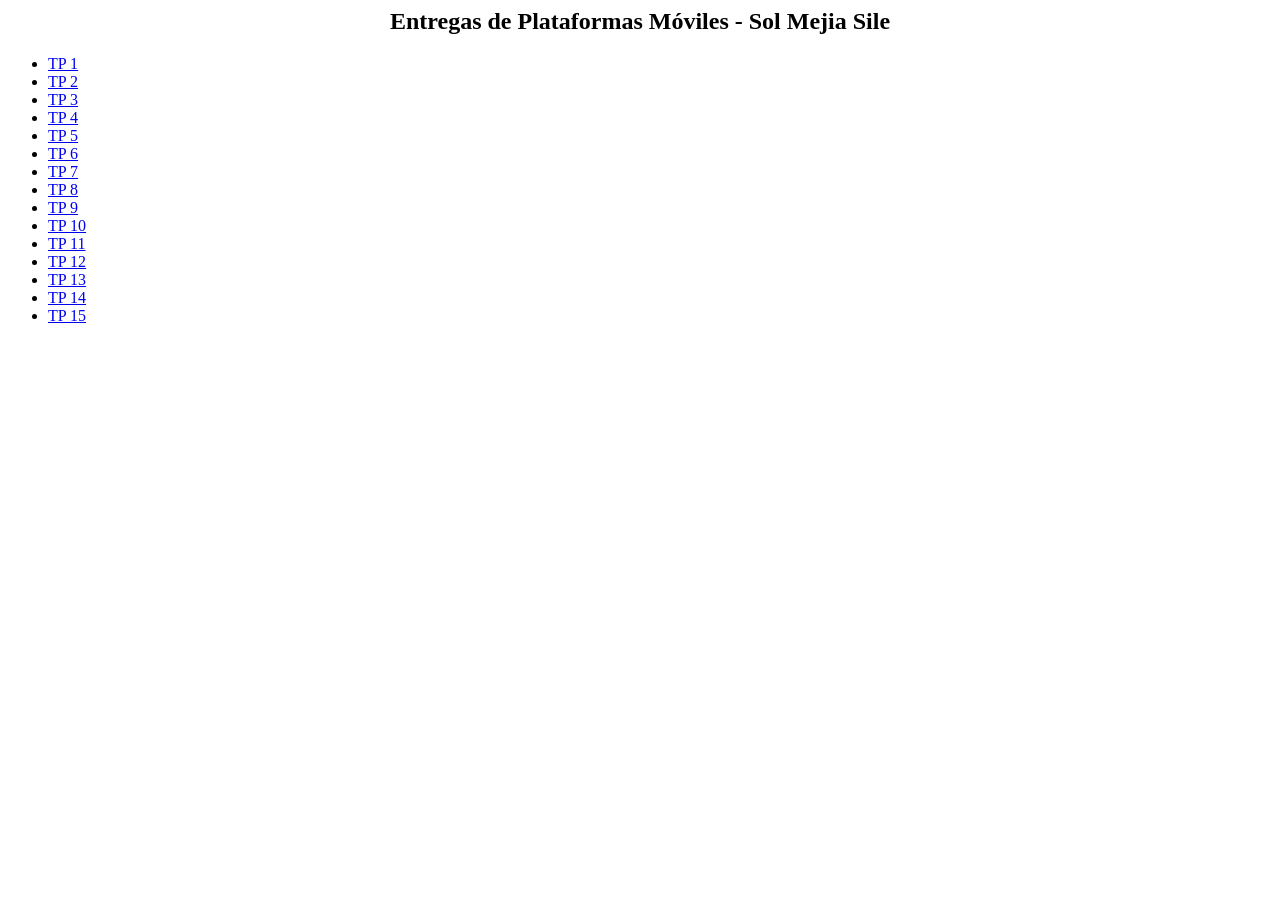
<file: index.html>
<html>
  <head>
  </head>
  <body>
    <style>
      h2{text-align: center;}
    </style>

    <h2>Entregas de Plataformas Móviles - Sol Mejia Sile</h2>
    <ul>
      <li><a href="tp-1/index.html">TP 1</a></li>
      <li><a href="tp-2/index.html">TP 2</a></li>
      <li><a href="tp-3/index.html">TP 3</a></li>
      <li><a href="tp-4/index.html">TP 4</a></li>
      <li><a href="tp-5/index.html">TP 5</a></li>
      <li><a href="tp-6/index.html">TP 6</a></li>
      <li><a href="tp-7/index.html">TP 7</a></li>
      <li><a href="tp-8/index.html">TP 8</a></li>
      <li><a href="tp-9/index.html">TP 9</a></li>
      <li><a href="tp-10/index.html">TP 10</a></li>
      <li><a href="tp-11/index.html">TP 11</a></li>
      <li><a href="tp-12/index.html">TP 12</a></li>
      <li><a href="tp-13/index.html">TP 13</a></li>
      <li><a href="tp-14/index.html">TP 14</a></li>
      <li><a href="tp-15/index.html">TP 15</a></li>
    </ul>
  </body>
</html>
</file>
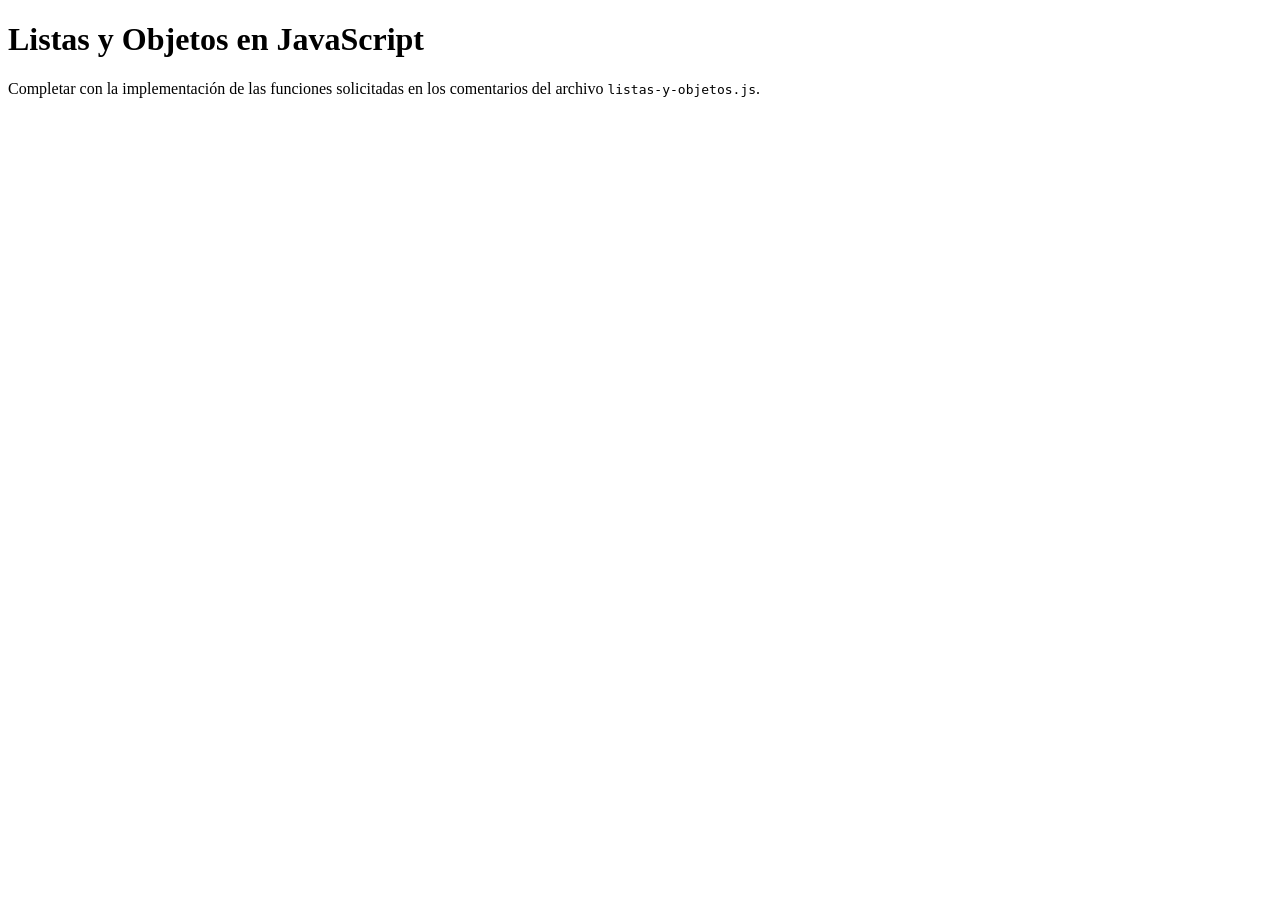
<file: tp-10/index.html>
<!DOCTYPE html>
<html>
<head>
    <meta charset="utf-8">
    <meta name="viewport" content="width=device-width, initial-scale=1">
    <title>Listas y Objetos en JavaScript</title>
</head>
<body>
    <h1>Listas y Objetos en JavaScript</h1>
    <p>Completar con la implementación de las funciones solicitadas en los comentarios del archivo <code>listas-y-objetos.js</code>.</p>
    <script src="listas-y-objetos.js"></script>
</body>
</html>
</file>
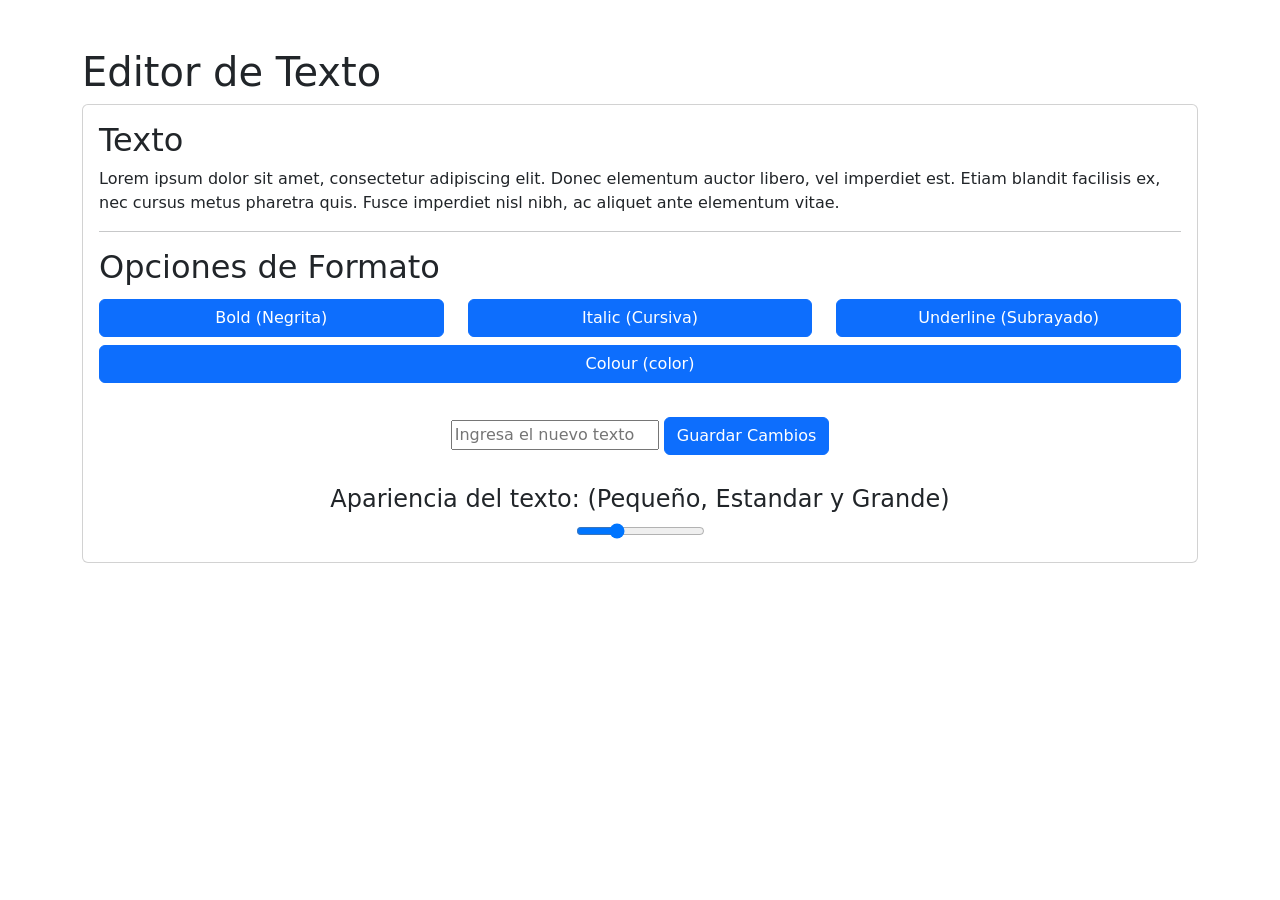
<file: tp-11/index.html>
<!DOCTYPE html>
<html>
<head>
    <meta charset="utf-8">
    <meta name="viewport" content="width=device-width, initial-scale=1">
    <title>Editor de Texto - DOM y JavaScript</title>
    <link href="https://cdn.jsdelivr.net/npm/bootstrap@5.3.1/dist/css/bootstrap.min.css" rel="stylesheet" integrity="sha384-4bw+/aepP/YC94hEpVNVgiZdgIC5+VKNBQNGCHeKRQN+PtmoHDEXuppvnDJzQIu9" crossorigin="anonymous">
</head>
<body>
    <div class="container my-1 my-sm-2 my-md-4 my-lg-5">
        <h1>Editor de Texto</h1>
        <div class="card">
            <div class="card-body">
                <h2>Texto</h2>

                <p class="texto" id="texto">Lorem ipsum dolor sit amet, consectetur adipiscing elit. Donec elementum auctor libero, vel imperdiet est. Etiam blandit facilisis ex, nec cursus metus pharetra quis. Fusce imperdiet nisl nibh, ac aliquet ante elementum vitae.</p>

                <hr class="hr">

                <h2>Opciones de Formato</h2>
                <div class="row">
                    <div class="col-12 col-md-4 my-1">
                        <button id="btn-negrita" class="btn d-block w-100 btn-primary" data-formato="negrita">
                            Bold (Negrita)
                        </button>
                    </div>
                    <div class="col-12 col-md-4 my-1">
                        <button id="btn-cursiva" class="btn d-block w-100 btn-primary" data-formato="cursiva">
                            Italic (Cursiva)
                        </button>
                    </div>
                    <div class="col-12 col-md-4 my-1">
                        <button id="btn-subrayado" class="btn d-block w-100 btn-primary" data-formato="subrayado">
                            Underline (Subrayado)
                        </button>
                    </div>
                    <div class="col-12 col-md-12 my-1">
                        <button id="btn-color" class="btn d-block w-100 btn-primary" data-formato="Color">
                            Colour (color)
                        </button>
                    </div>
                    <div style="text-align: center; margin-top: 30px;">
                        <input type="text" id="nuevoTextoInput" placeholder="Ingresa el nuevo texto">
                        <button class="btn btn-primary" onclick="editarTexto()" data-formato="nuevoTexto">Guardar Cambios</button>
                    </div>
                    <div> 
                        <p class="h4" style="text-align: center; margin-top: 30px;">Apariencia del texto: (Pequeño, Estandar y Grande)</p>
                        <div style="text-align: center;">
                            <input type="range" id="tamanioTextoInput" min="10" max="30" value="16" onchange="modificarTexto()">
                        </div>
                    </div>
                </div>
            </div>
        </div>
    </div>

    <script src="https://cdn.jsdelivr.net/npm/bootstrap@5.3.1/dist/js/bootstrap.bundle.min.js" integrity="sha384-HwwvtgBNo3bZJJLYd8oVXjrBZt8cqVSpeBNS5n7C8IVInixGAoxmnlMuBnhbgrkm" crossorigin="anonymous"></script>
    <script type="text/javascript">
        /**
         * funcionNegrita()
         * esta función se va a llamar cuando el usuario selecciona la opción Bold (negrita).
         */
        function funcionNegrita() {
            let negrita = document.getElementById("btn-negrita");
            negrita.style.fontWeight="bold";
            negrita.innerText="Estoy en negritaa";
        }

        /**
         * funcionCursiva()
         * esta función se va a llamar cuando el usuario selecciona la opción Bold (negrita).
         */
        function funcionCursiva() {
            let cursiva = document.getElementById("btn-cursiva");
            cursiva.style.fontStyle="italic";
            cursiva.innerText="Estoy en cursivaa";
        }

        /**
         * funcionSubrayado()
         * esta función se va a llamar cuando el usuario selecciona la opción Bold (negrita).
         */
        function funcionSubrayado() {
            let subrayado = document.getElementById("btn-subrayado");
            subrayado.style.textDecoration="underline";
            subrayado.innerText="Estoy subrayadoo";
        }

        /*Agregar un nuevo botón con un estilo adicional (puede ser para aplicar un color al texto, por ejemplo)
        */
        function funcionColor() {
            let colorear = document.getElementById("btn-color");
            colorear.style.color="black";
            colorear.style.backgroundColor="lightblue";
            colorear.innerText="Estoy de otro colorr";
        }

        //Agregar la posibilidad de editar el texto, con un input para escribir un nuevo texto.
        function editarTexto() {
            let nuevoTexto = document.getElementById("nuevoTextoInput").value;
            document.getElementById("texto").innerText = nuevoTexto;
        }

        //Agregar la funcionalidad de modificar el tamaño del texto.
        function modificarTexto(){
            let tamanio = document.getElementById("tamanioTextoInput").value;
            document.getElementById("texto").style.fontSize = tamanio + "px";
        }

        function handlerBoton(e) {
            const funcionBoton = e.target.dataset.formato;
            switch (funcionBoton) {
                case 'negrita':
                    funcionNegrita();
                    break;
                case 'cursiva':
                    funcionCursiva();
                    break;
                case 'subrayado':
                    funcionSubrayado();
                    break;
                case 'Color':
                    funcionColor();
                case 'nuevoTexto':
                    editarTexto();
            }
        }

        modificarTexto();
        document.querySelectorAll('button.btn').forEach(e => e.addEventListener('click', handlerBoton));
        
    </script>
</body>
</html>
</file>
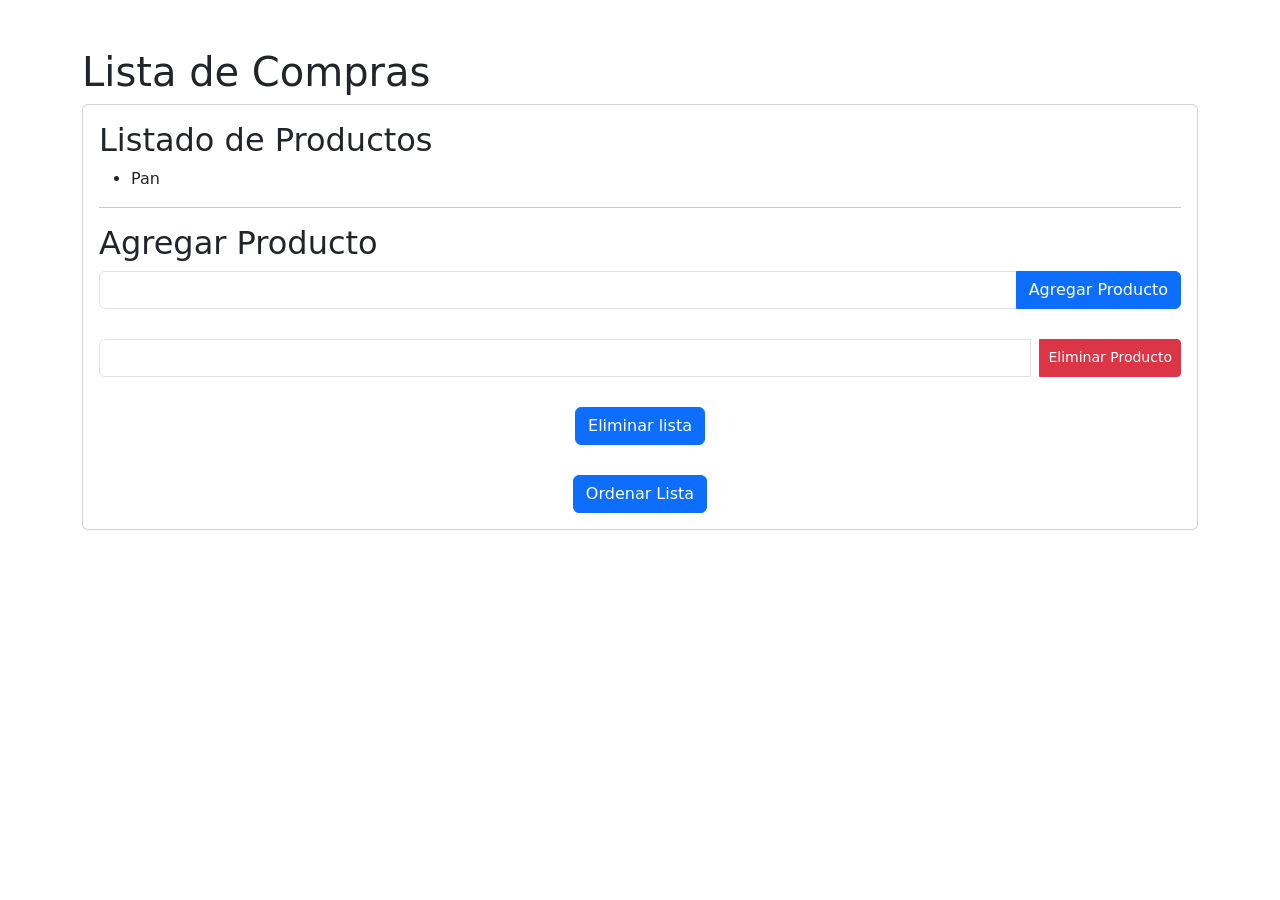
<file: tp-12/index.html>
<!DOCTYPE html>
<html>
<head>
    <meta charset="utf-8">
    <meta name="viewport" content="width=device-width, initial-scale=1">
    <title>Lista de Compras - DOM y JavaScript</title>
    <link href="https://cdn.jsdelivr.net/npm/bootstrap@5.3.1/dist/css/bootstrap.min.css" rel="stylesheet" integrity="sha384-4bw+/aepP/YC94hEpVNVgiZdgIC5+VKNBQNGCHeKRQN+PtmoHDEXuppvnDJzQIu9" crossorigin="anonymous">
</head>
<body>
    <div class="container my-1 my-sm-2 my-md-4 my-lg-5">
        <h1>Lista de Compras</h1>
        <div class="card">
            <div class="card-body">
                <h2>Listado de Productos</h2>
                
                <ul id="lista-productos">
                    <li>Pan</li>
                </ul>

                <hr class="hr">

                <h2>Agregar Producto</h2>
                <form id="form-producto">
                    <div class="input-group mb-3">
                        <input type="text" class="form-control" aria-label="Nombre del Producto">
                        <button class="btn btn-primary" type="submit">Agregar Producto</button>
                    </div>
                </form>

                <div class="input-group mb-3" style="margin-top: 30px;">
                    <input type="text" class="form-control" aria-label="Nombre del Producto" id="eliminar-producto-input">
                    <button class="btn btn-danger btn-sm ms-2" id="eliminar-producto" onclick="eliminarProducto()">Eliminar Producto</button>
                </div>

                <div style="text-align: center; margin-top: 30px;">
                    <button class="btn btn-primary" id="eliminar" onclick="eliminarLista()">Eliminar lista</button>
                </div>

                <div style="text-align: center; margin-top: 30px;">
                    <button class="btn btn-primary" id="ordenar" onclick="OrdenarAlfa()">Ordenar Lista</button>
                </div>
            </div>
        </div>
    </div>

    <script src="https://cdn.jsdelivr.net/npm/bootstrap@5.3.1/dist/js/bootstrap.bundle.min.js" integrity="sha384-HwwvtgBNo3bZJJLYd8oVXjrBZt8cqVSpeBNS5n7C8IVInixGAoxmnlMuBnhbgrkm" crossorigin="anonymous"></script>
    <script type="text/javascript">
        /**
         * agregarProducto()
         * esta función se va a llamar cuando el usuario envía el formulario con el nombre del producto para agregar.
         */
        function agregarProducto(nombreProducto) {
            let lista = document.getElementById("lista-productos")
            let elemento = document.createElement('li');
            elemento.textContent=nombreProducto;
            lista.appendChild(elemento);
        }

        function eliminarLista() {
            const listaProductos = document.getElementById('lista-productos');
            listaProductos.innerHTML = "";
        }

        function OrdenarAlfa(){
            let ul = document.getElementById("lista-productos");    
           
            let lista = ul.getElementsByTagName("li");

            let arrayLista = Array.from(lista);
            arrayLista.sort((a, b) => a.textContent.localeCompare(b.textContent)).forEach(li => ul.appendChild(li));
        }

        function eliminarProducto() {
            const input = document.getElementById("eliminar-producto-input");
            const nombreProducto = input.value.toLowerCase().trim();
            const lista = document.getElementById("lista-productos");
            const items = lista.getElementsByTagName('li');

            for (let i = 0; i < items.length; i++) {
                const nombreItem = items[i].textContent.toLowerCase().trim();
                if (nombreItem === nombreProducto) {
                    lista.removeChild(items[i]);
                    break;
                }
            }
        }
        function handlerFormulario(e) {
            e.preventDefault();
            const input = e.target.querySelector('input');
            const nombreProducto = input.value;
            input.value = "";
            agregarProducto(nombreProducto);
        }

        document.querySelector('form').addEventListener('submit', handlerFormulario);
        document.getElementById('eliminar-producto').addEventListener('click', eliminarProducto);
        document.getElementById('eliminar').addEventListener('click', eliminarLista);
        document.getElementById('ordenar').addEventListener('click', OrdenarAlfa);

    </script>
</body>
</html>
</file>
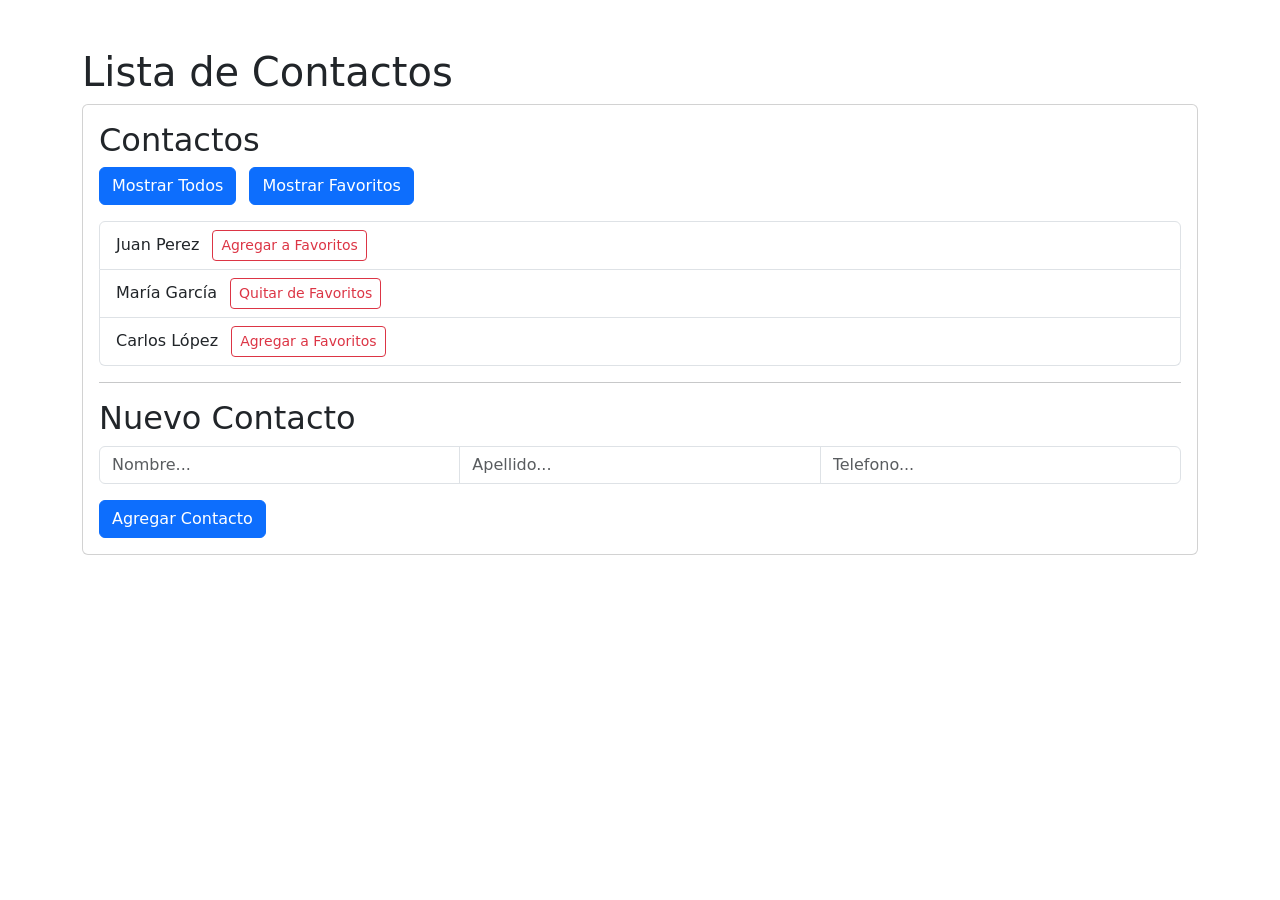
<file: tp-13/index.html>
<!DOCTYPE html>
<html>
<head>
    <meta charset="utf-8">
    <meta name="viewport" content="width=device-width, initial-scale=1">
    <title>Lista de Contactos - DOM y JavaScript</title>
    <link href="https://cdn.jsdelivr.net/npm/bootstrap@5.3.1/dist/css/bootstrap.min.css" rel="stylesheet" integrity="sha384-4bw+/aepP/YC94hEpVNVgiZdgIC5+VKNBQNGCHeKRQN+PtmoHDEXuppvnDJzQIu9" crossorigin="anonymous">
</head>
<body>
    <div class="container my-1 my-sm-2 my-md-4 my-lg-5">
        <h1>Lista de Contactos</h1>
        <div class="card">
            <div class="card-body">
                <h2>Contactos</h2>

                <div>
                    <button class="btn btn-primary mb-3" id="btnMostrarTodos">Mostrar Todos</button>
                    <button class="btn btn-primary mb-3 ms-2" id="btnMostrarFavoritos">Mostrar Favoritos</button>
                </div>

                <ul id="lista-contactos" class="list-group"></ul>

                <hr class="hr">

                <h2>Nuevo Contacto</h2>
                <form id="form-contacto">
                    <div class="input-group mb-3">
                        <input type="text" class="form-control" name="nombre" id="input-nombre" placeholder="Nombre..." aria-label="Nombre">
                        <input type="text" class="form-control" name="apellido" id="input-apellido" placeholder="Apellido..." aria-label="Apellido">
                        <input type="number" class="form-control" name="telefono" id="input-telefono" placeholder="Telefono..." aria-label="Telefono">
                    </div>
                    <button class="btn btn-primary" type="submit">Agregar Contacto</button>
                </form>
            </div>
        </div>
    </div>

    <script src="https://cdn.jsdelivr.net/npm/bootstrap@5.3.1/dist/js/bootstrap.bundle.min.js" integrity="sha384-HwwvtgBNo3bZJJLYd8oVXjrBZt8cqVSpeBNS5n7C8IVInixGAoxmnlMuBnhbgrkm" crossorigin="anonymous"></script>
    <script type="text/javascript">
        let contactos = [
            { nombre: 'Juan', apellido: 'Perez', telefono: "", favorito: false },
            { nombre: 'María', apellido: 'García', telefono: "", favorito: true },
            { nombre: 'Carlos', apellido: 'López', telefono: "", favorito: false }
        ];

        const listaContactos = document.getElementById('lista-contactos');
        const formContacto = document.getElementById('form-contacto');
        const btnMostrarTodos = document.getElementById('btnMostrarTodos');
        const btnMostrarFavoritos = document.getElementById('btnMostrarFavoritos');

        // Función para agregar un nuevo contacto
        function agregarContacto(nombre, apellido, telefono) {
            const nuevoContacto = { nombre, apellido, telefono, favorito: false };
            contactos.push(nuevoContacto);
            mostrarListado();
        }

        // Función para mostrar la lista de contactos en el DOM
        function mostrarListado() {
            listaContactos.innerHTML = '';

            contactos.forEach((contacto, index) => {
                const li = document.createElement('li');
                li.className = 'list-group-item';

                const contenido = `
                    <span>${contacto.nombre} ${contacto.apellido} ${contacto.telefono}</span>
                    <button class="btn btn-outline-danger btn-sm ms-2" onclick="toggleFavorito(${index})">
                        ${contacto.favorito ? 'Quitar de Favoritos' : 'Agregar a Favoritos'}
                    </button>
                `;

                li.innerHTML = contenido;
                listaContactos.appendChild(li);
            });
        }

        // Función para cambiar el estado de favorito de un contacto
        function toggleFavorito(index) {
            contactos[index].favorito = !contactos[index].favorito;
            mostrarListado();
        }

        // Función para mostrar solo los contactos favoritos
        function mostrarSoloFavoritos() {
            const favoritos = contactos.filter(contacto => contacto.favorito);
            listaContactos.innerHTML = '';

            favoritos.forEach(contacto => {
                const li = document.createElement('li');
                li.className = 'list-group-item';
                li.textContent = `${contacto.nombre} ${contacto.apellido} ${contacto.telefono}`;
                listaContactos.appendChild(li);
            });
        }

        // Evento para el formulario de agregar contacto
        formContacto.addEventListener('submit', function(event) {
            event.preventDefault();
            const nombre = document.getElementById('input-nombre').value;
            const apellido = document.getElementById('input-apellido').value;
            const telefono = document.getElementById('input-telefono').value;
            agregarContacto(nombre, apellido, telefono);
            formContacto.reset();
        });

        // Eventos para mostrar todos los contactos y solo los favoritos
        btnMostrarTodos.addEventListener('click', mostrarListado);
        btnMostrarFavoritos.addEventListener('click', mostrarSoloFavoritos);

        // Mostrar lista inicial al cargar la página
        mostrarListado();
    </script>
</body>
</html>
</file>
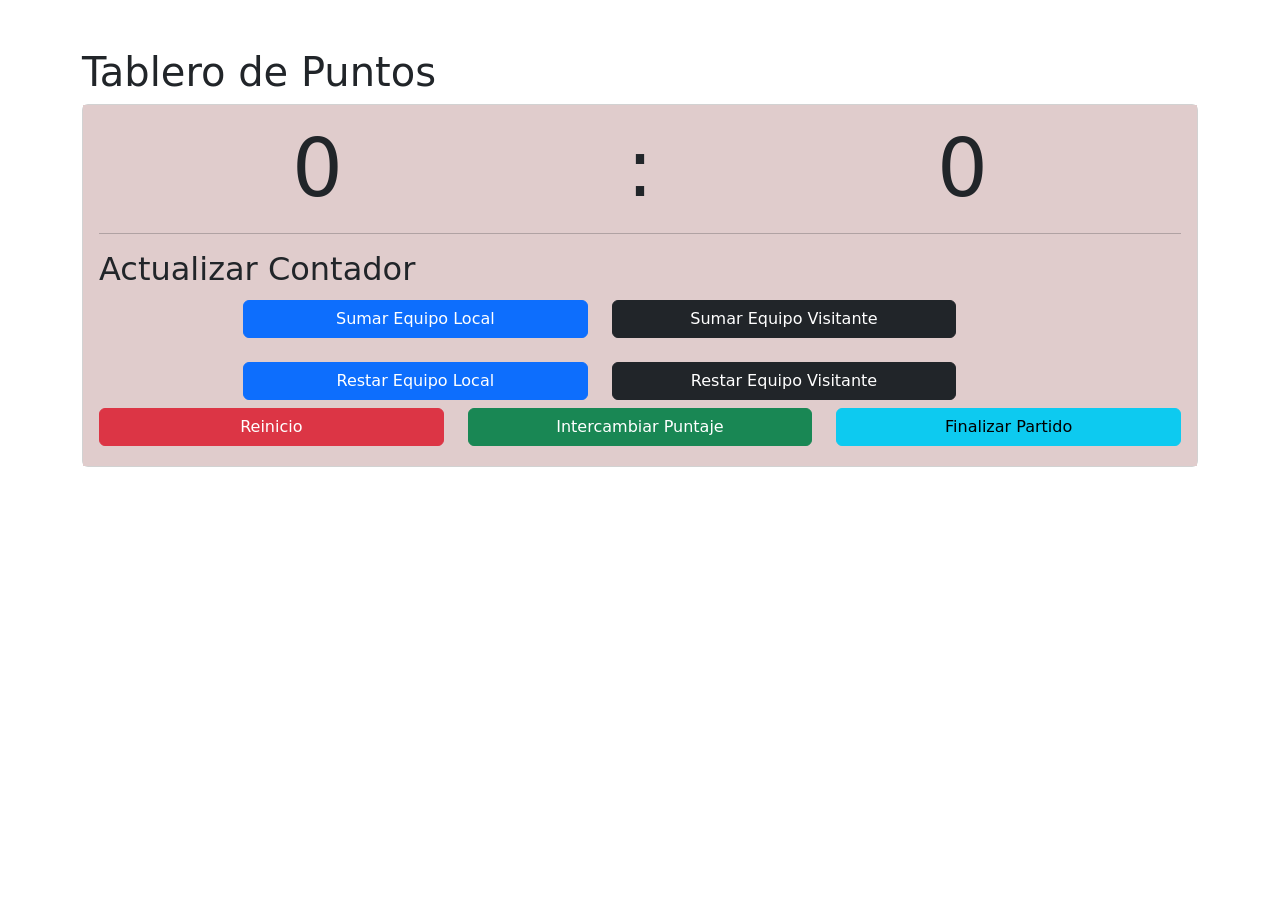
<file: tp-14/index.html>
<!DOCTYPE html>
<html>
<head>
    <meta charset="utf-8">
    <meta name="viewport" content="width=device-width, initial-scale=1">
    <title>Tablero de Puntos - DOM y JavaScript</title>
    <link href="https://cdn.jsdelivr.net/npm/bootstrap@5.3.1/dist/css/bootstrap.min.css" rel="stylesheet" integrity="sha384-4bw+/aepP/YC94hEpVNVgiZdgIC5+VKNBQNGCHeKRQN+PtmoHDEXuppvnDJzQIu9" crossorigin="anonymous">
</head>
<body>
    <div class="container my-1 my-sm-2 my-md-4 my-lg-5">
    	<h1>Tablero de Puntos</h1>
        <div class="card">
            <div class="card-body" style="background-color: rgb(224, 204, 204);">
                <div class="row text-center">
                    <div class="col-5">
                        <span class="display-1">0</span>
                        <p class="m-0">Local</p>
                    </div>
                    <div class="col-2">
                        <span class="display-1">:</span>
                    </div>
                    <div class="col-5">
                        <span class="display-1">0</span>
                        <p class="m-0">Visitante</p>
                    </div>
                </div>

                <hr class="hr">

                <h2>Actualizar Contador</h2>
                <div class="row">
                    <div class="col-12 col-sm-4 my-1" style="margin-left: 9em">
                        <button class="btn d-block w-100 btn-primary" id="sumar-local">Sumar Equipo Local</button> <br>
                        <button class="btn d-block w-100 btn-primary" id="restar-local">Restar Equipo Local</button>
                    </div>
                    <div class="col-12 col-sm-4 my-1">
                        <button class="btn d-block w-100 btn-dark" id="sumar-visit">Sumar Equipo Visitante</button> <br>
                        <button class="btn d-block w-100 btn-dark" id="restar-visit">Restar Equipo Visitante</button>
                    </div>
                    <div class="col-12 col-sm-4 my-1">   
                        <button class="btn d-block w-100 btn-danger" id="resetear">
                            Reinicio
                        </button>
                    </div>
                    <div class="col-12 col-sm-4 my-1" id="inter"> 
                        <button class="btn d-block w-100 btn-success" id="exchange">
                            Intercambiar Puntaje
                        </button>
                    </div>
                    <div class="col-12 col-sm-4 my-1"> 
                        <button class="btn d-block w-100 btn-info" id="fin">
                            Finalizar Partido
                        </button>
                    </div>
                </div>
            </div>
        </div>
    </div>

    <script src="https://cdn.jsdelivr.net/npm/bootstrap@5.3.1/dist/js/bootstrap.bundle.min.js" integrity="sha384-HwwvtgBNo3bZJJLYd8oVXjrBZt8cqVSpeBNS5n7C8IVInixGAoxmnlMuBnhbgrkm" crossorigin="anonymous"></script>
    <script src="script.js"></script>
</body>
</html>
</file>
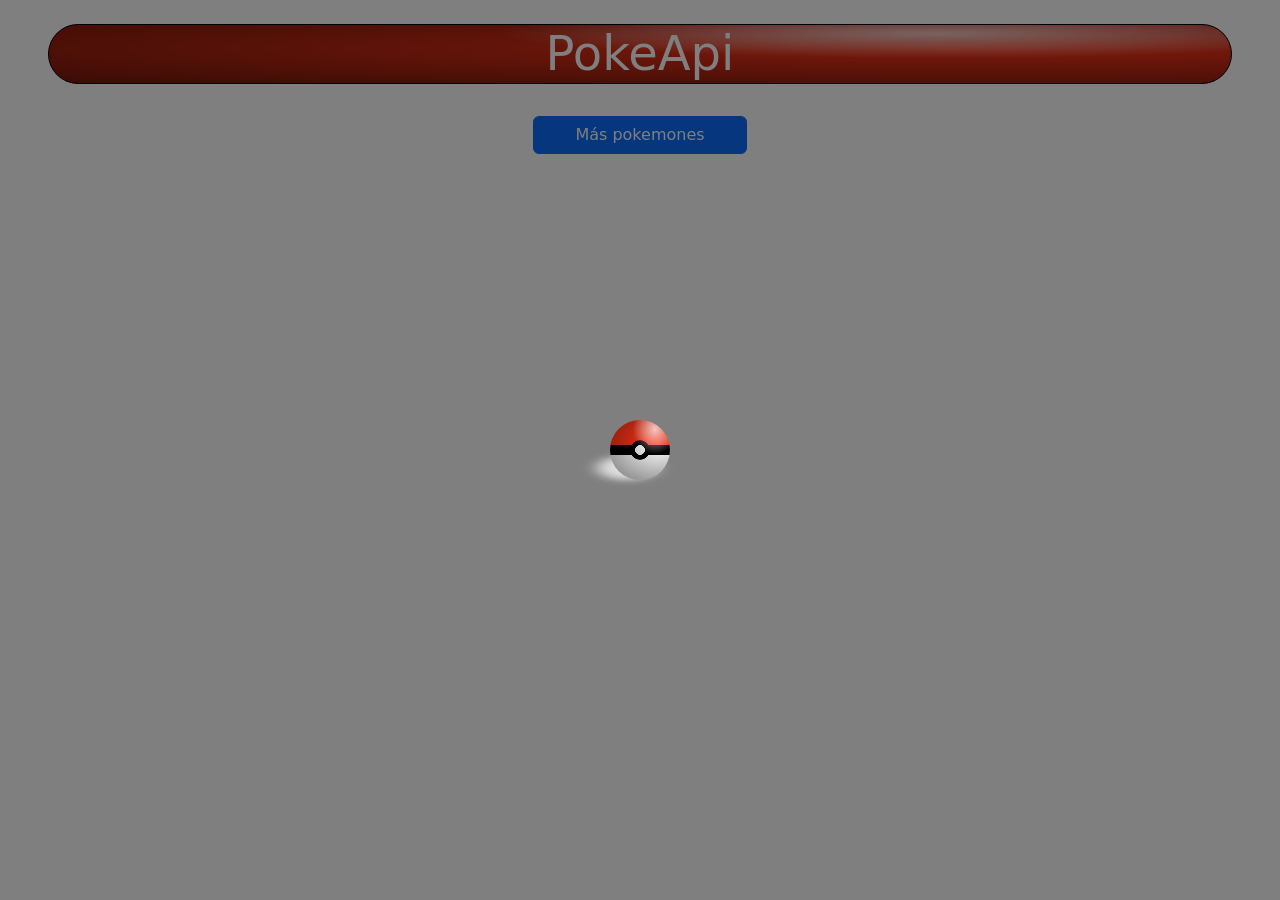
<file: tp-15/index.html>
<!DOCTYPE html>
<html lang="en">
<head>
  <meta charset="UTF-8">
  <meta name="viewport" content="width=device-width, initial-scale=1.0">
  <link href="https://cdn.jsdelivr.net/npm/bootstrap@5.3.3/dist/css/bootstrap.min.css" rel="stylesheet" integrity="sha384-QWTKZyjpPEjISv5WaRU9OFeRpok6YctnYmDr5pNlyT2bRjXh0JMhjY6hW+ALEwIH" crossorigin="anonymous">
  <title>PokeApi</title>
  <link rel="stylesheet" href="style.css">
</head>
<body>
  <main>
    <div id="overlay"></div>
    <br>
    <header>
      <h1 class="mx-5 border border-black rounded-pill">PokeApi</h1>
    </header>
    <section class="container">
      <ul class="row g-3 text-center" id="pokelista">
      </ul>
    </section>
    </div>
  </main>

  <div class="contiene-loader">
    <div class="loader"></div>
  </div>
  
  <div class="d-grid gap-2 col-2 py-4 mx-auto">
    <button type="button" class="btn btn-primary px-auto" id="more">Más pokemones</button>
  </div>
  <script src="script.js"></script>
  <script src="https://cdn.jsdelivr.net/npm/bootstrap@5.3.3/dist/js/bootstrap.min.js" integrity="sha384-0pUGZvbkm6XF6gxjEnlmuGrJXVbNuzT9qBBavbLwCsOGabYfZo0T0to5eqruptLy" crossorigin="anonymous"></script>
</body>
</html>
</file>
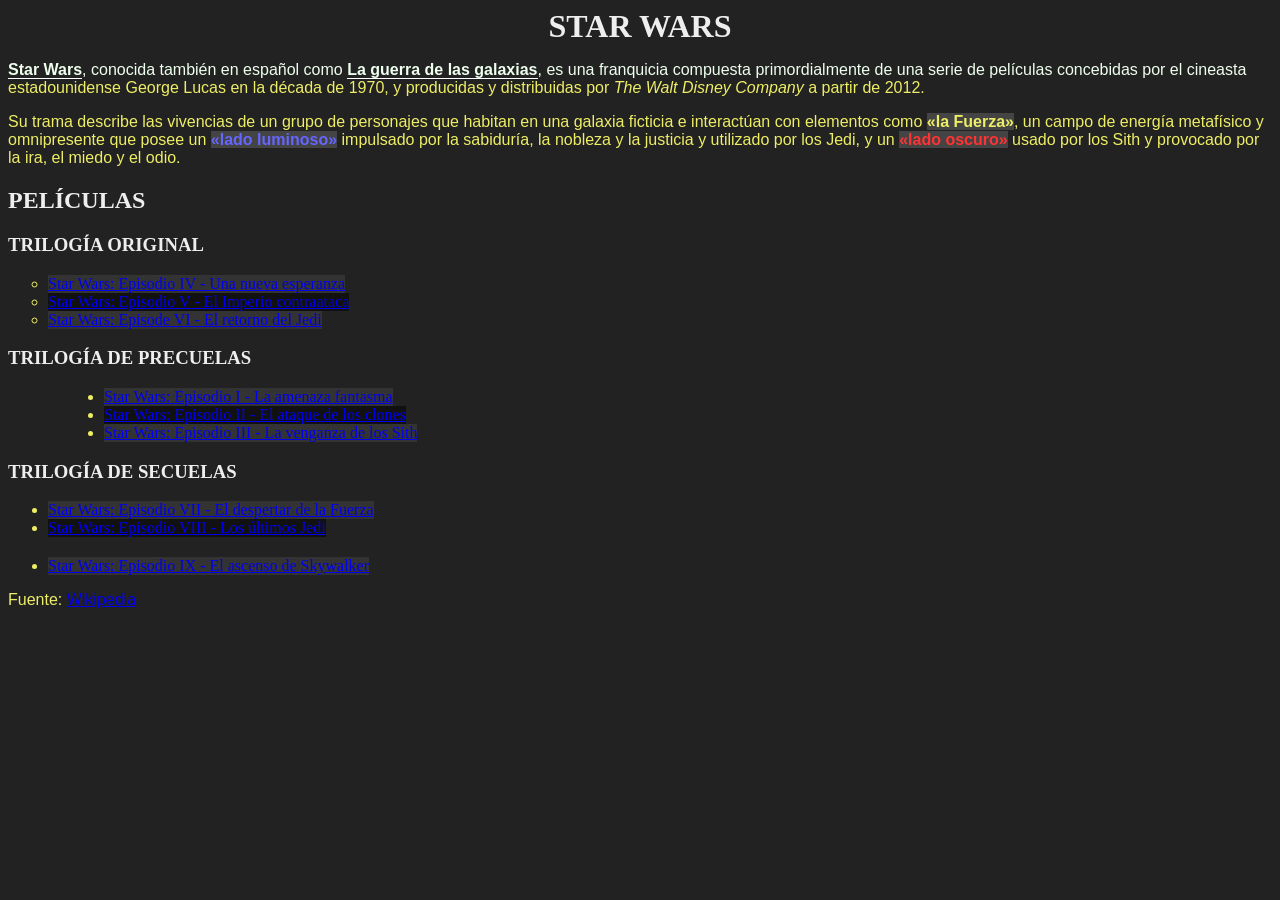
<file: tp-2/index.html>
<!DOCTYPE html>
<html>
<head>
    <meta charset="utf-8">
    <meta name="viewport" content="width=device-width, initial-scale=1">

    <link rel="stylesheet" href="style.css">
    <title>TP2 - Selectores CSS</title>
</head>
<body>
    <h1>Star Wars</h1>
    <p><strong>Star Wars</strong>, conocida también en español como <strong>La guerra de las galaxias</strong>, es una franquicia compuesta primordialmente de una serie de películas concebidas por el cineasta estadounidense George Lucas en la década de 1970, y producidas y distribuidas por <a>The Walt Disney Company</a> a partir de 2012.</p>
    <p>Su trama describe las vivencias de un grupo de personajes que habitan en una galaxia ficticia e interactúan con elementos como <span class="the-force">«la Fuerza»</span>, un campo de energía metafísico y omnipresente que posee un <span class="the-force light-side">«lado luminoso»</span> impulsado por la sabiduría, la nobleza y la justicia y utilizado por los Jedi, y un <span class="the-force dark-side">«lado oscuro»</span> usado por los Sith y provocado por la ira, el miedo y el odio.</p>
    <h2>Películas</h2>
    <h3>Trilogía Original</h3>
    <ul id="og-trilogy" class="movies-list">
        <li><a href="https://es.wikipedia.org/wiki/Star_Wars:_Episodio_IV_-_Una_nueva_esperanza">Star Wars: Episodio IV - Una nueva esperanza</a></li>
        <li><a href="https://es.wikipedia.org/wiki/Star_Wars:_Episodio_V_-_El_Imperio_contraataca">Star Wars: Episodio V - El Imperio contraataca</a></li>
        <li><a href="https://es.wikipedia.org/wiki/Star_Wars:_Episode_VI_-_Return_of_the_Jedi">Star Wars: Episode VI - El retorno del Jedi</a></li>
    </ul>
    <h3>Trilogía de precuelas</h3>
    <ul class="movies-list">
        <li><a href="https://es.wikipedia.org/wiki/Star_Wars:_Episodio_I_-_La_amenaza_fantasma">Star Wars: Episodio I - La amenaza fantasma</a></li>
        <li><a href="https://es.wikipedia.org/wiki/Star_Wars:_Episodio_II_-_El_ataque_de_los_clones">Star Wars: Episodio II - El ataque de los clones</a></li>
        <li><a href="https://es.wikipedia.org/wiki/Star_Wars:_Episodio_III_-_La_venganza_de_los_Sith">Star Wars: Episodio III - La venganza de los Sith</a></li>
    </ul>
    <h3>Trilogía de secuelas</h3>
    <ul class="movies-list">
        <li><a href="https://es.wikipedia.org/wiki/Star_Wars:_Episodio_VII_-_El_despertar_de_la_Fuerza">Star Wars: Episodio VII - El despertar de la Fuerza</a></li>
        <li><a href="https://es.wikipedia.org/wiki/Star_Wars:_Episodio_VIII_-_Los_últimos_Jedi">Star Wars: Episodio VIII - Los últimos Jedi</a></li>
        <li><a href="https://es.wikipedia.org/wiki/Star_Wars:_Episodio_IX_-_El_ascenso_de_Skywalker">Star Wars: Episodio IX - El ascenso de Skywalker</a></li>
    </ul>
    <p>Fuente: <a href="https://es.wikipedia.org/wiki/Star_Wars">Wikipedia</a></p>
</body>
</html>
</file>
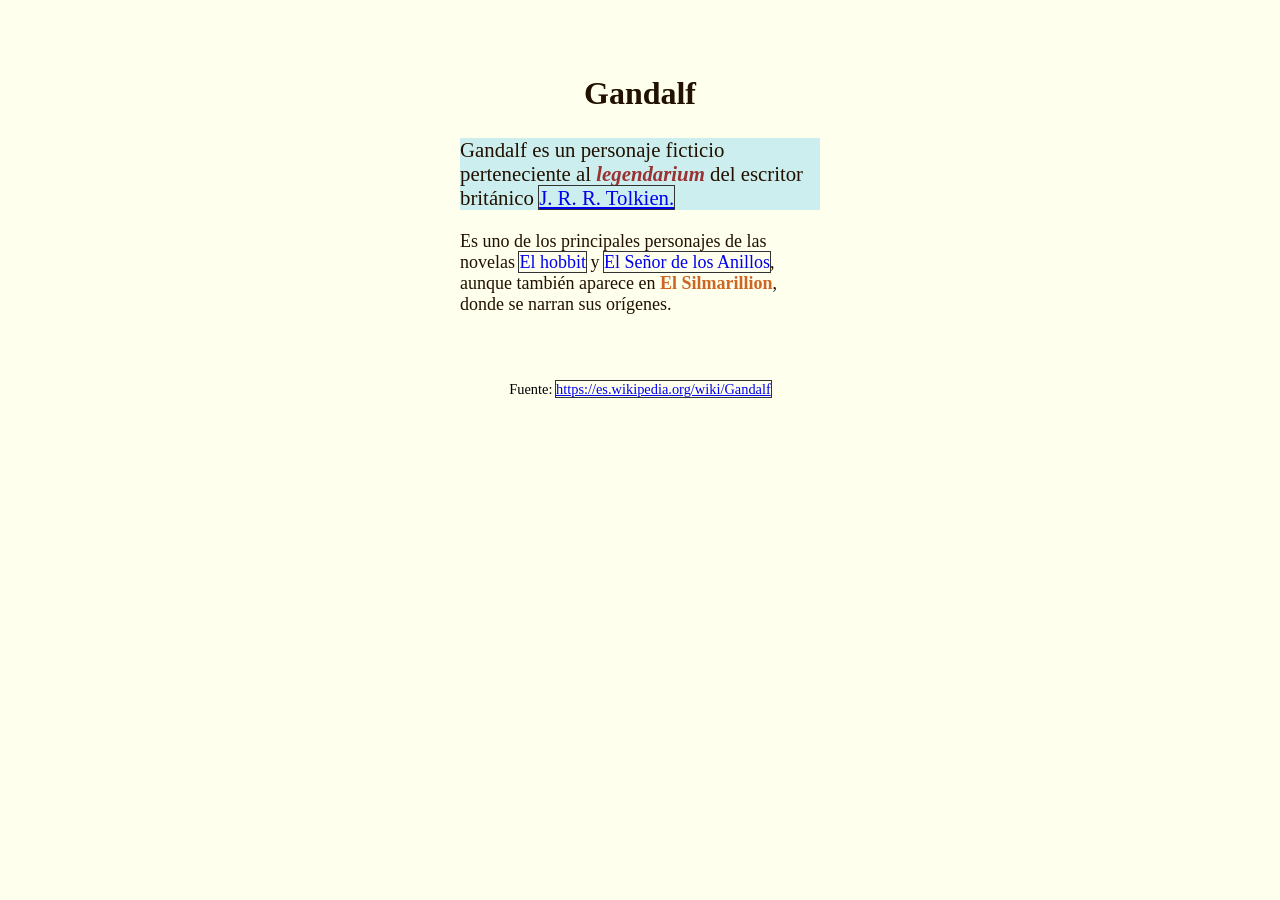
<file: tp-3/index.html>
<!DOCTYPE html>
<html lang="es">
<head>
	<meta charset="utf-8">
	<meta name="viewport" content="width=device-width, initial-scale=1">
	<title>TP3 - Especificidad CSS</title>
	<link rel="stylesheet" type="text/css" href="style.css">
	<style type="text/css">
		body {
			font-size: 18px;
			background-color: #ffe;
			color: #210;
		}

		#contenedor {
			max-width: 40ch;
			margin: 2rem auto;
			padding: 1rem;
		}

		h1 {
			font-size: 2rem;
			text-align: left;
		}

		p {
			font-family: sans-serif;
		}

		#primer-parrafo {
			font-size: 1.3rem;
			background-color: #eec;
		}

		p.importante em {
			font-weight: bold;
			color: #144;
		}

		p.novelas a {
			outline: none;
			text-decoration: none;
		}
		p.novelas a:hover {
			text-decoration: underline;
			background-color: #ccd;
		}

		body p.fuente.parrafo {
			color: #999 !important;
			font-size: 0.9rem;
			opacity: 75%;
			text-align: center;
		}

	</style>
</head>
<body>
	<article id="contenedor">
		<h1 class="titulo">Gandalf</h1>
		
		<p id="primer-parrafo" class="importante parrafo">
			Gandalf es un personaje ficticio perteneciente al <em>legendarium</em> del escritor británico <a href="https://es.wikipedia.org/wiki/J._R._R._Tolkien">J. R. R. Tolkien.</a>
		</p>
		
		<p class="novelas parrafo">
			Es uno de los principales personajes de las novelas <a href="https://es.wikipedia.org/wiki/El_hobbit">El hobbit</a> y <a href="https://es.wikipedia.org/wiki/El_Señor_de_los_Anillos">El Señor de los Anillos</a>, aunque también aparece en <span class="complicado" style="color: #622">El Silmarillion</span>, donde se narran sus orígenes.
		</p>
	</article>

	<p class="fuente parrafo">
		Fuente: <a href="https://es.wikipedia.org/wiki/Gandalf">https://es.wikipedia.org/wiki/Gandalf</a>
	</p>
</body>
</html>
</file>
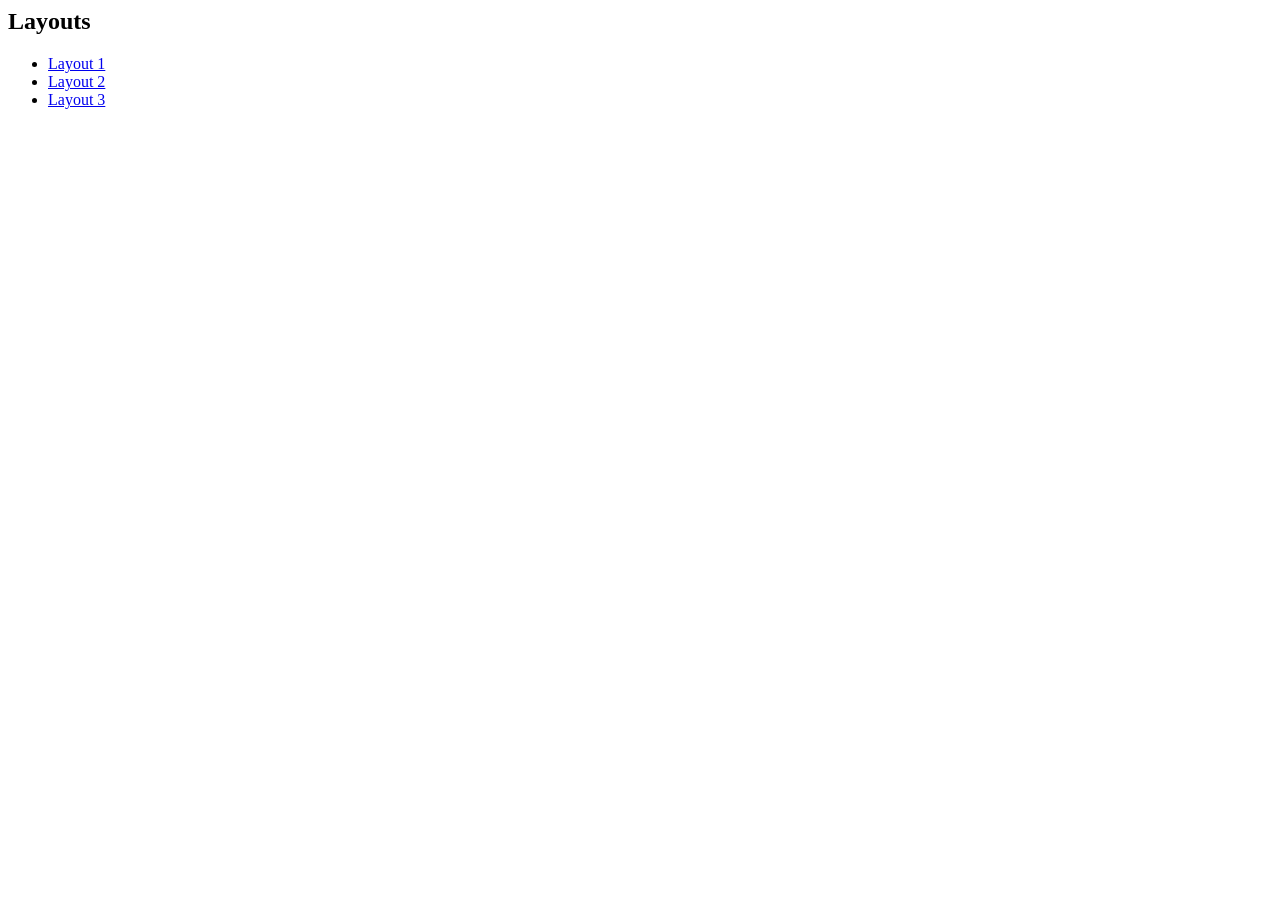
<file: tp-5/index.html>
<html>
  <head>
  </head>
  <body>
    <h2>Layouts</h2>
    <ul>
      <li><a href="layout-1.html">Layout 1</a></li>
      <li><a href="layout-2.html">Layout 2</a></li>
      <li><a href="layput-3.html">Layout 3</a></li>
    </ul>
  </body>
</html>
</file>
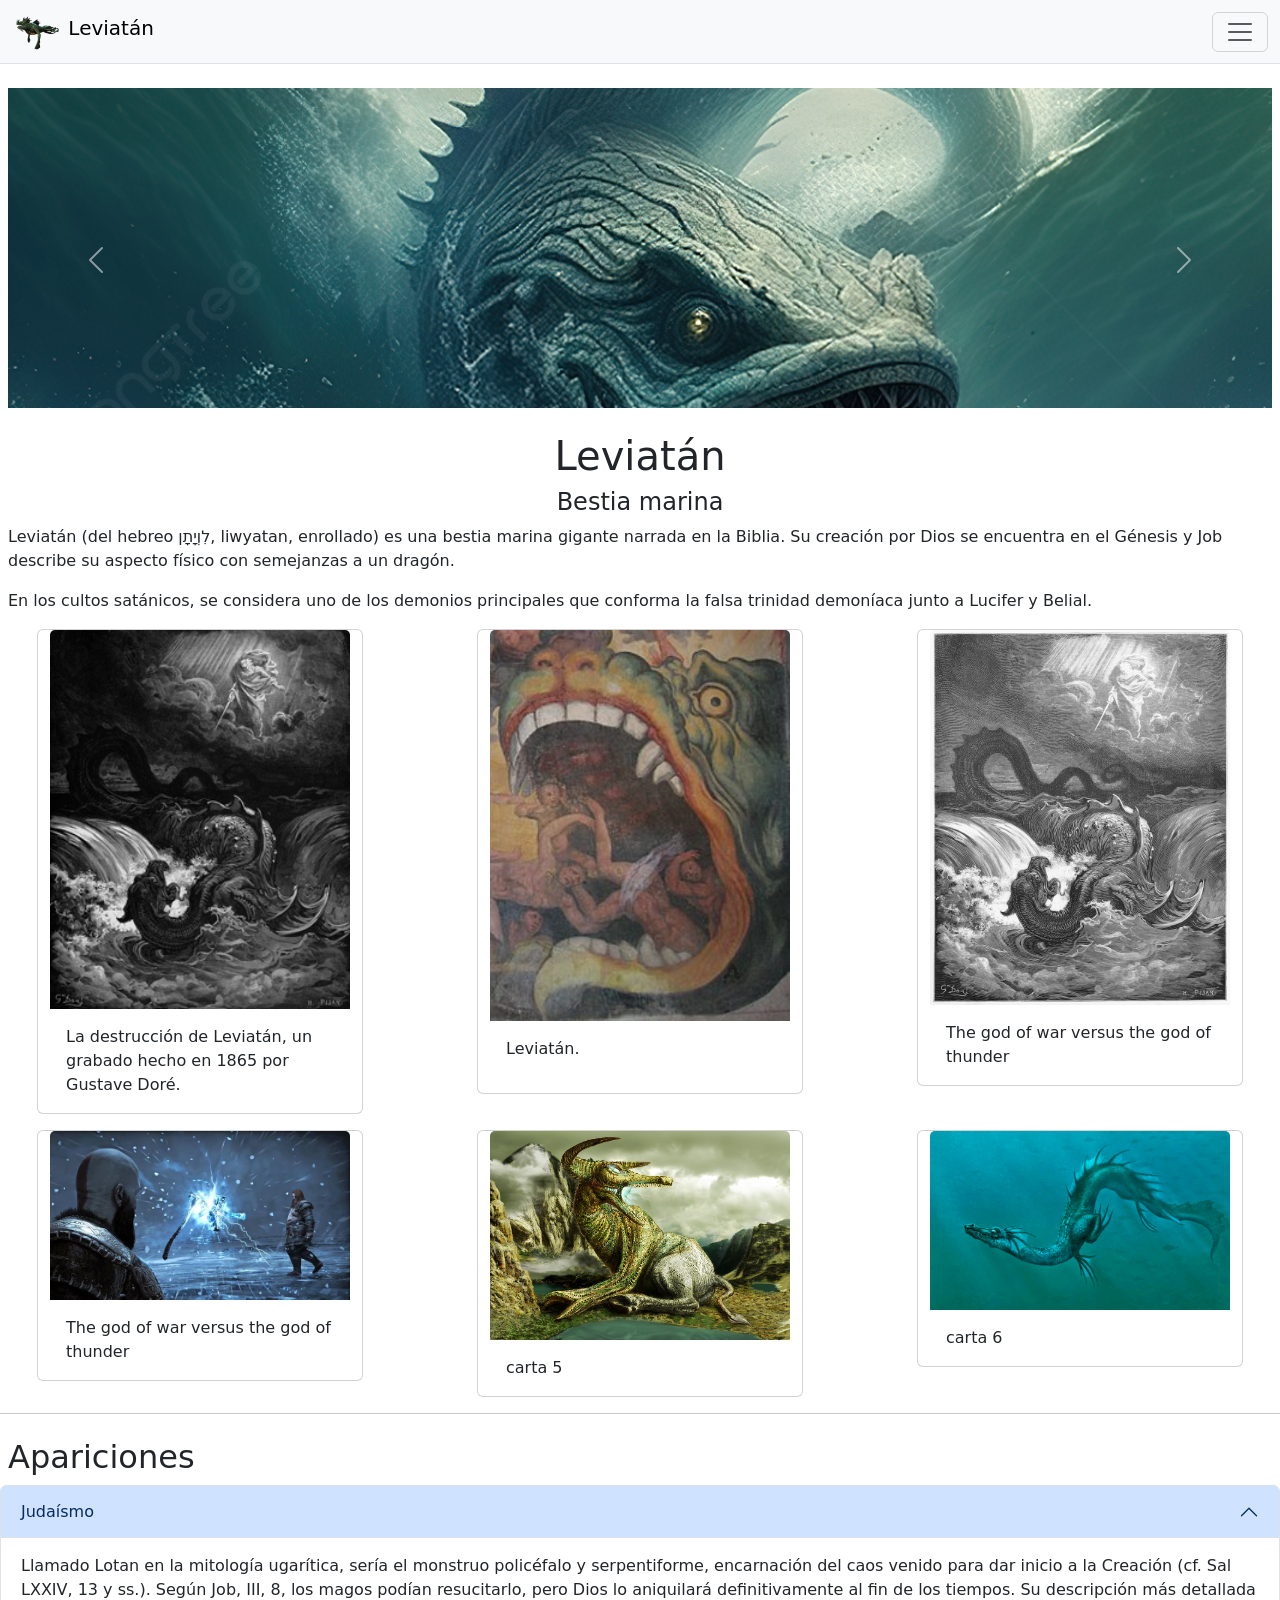
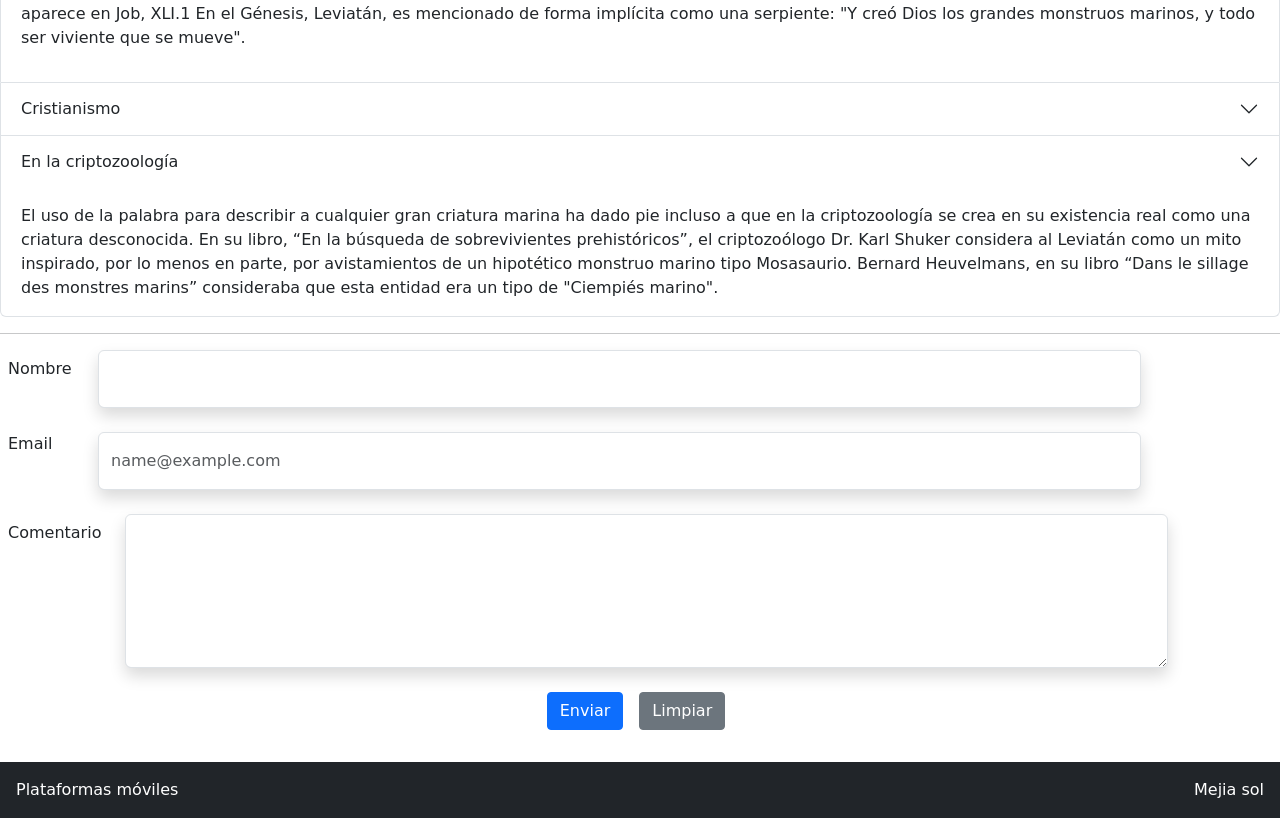
<file: tp-6/index.html>
<!DOCTYPE html>
<html lang="en">
<head>
    <meta charset="UTF-8">
    <meta http-equiv="X-UA-Compatible" content="IE=edge">
    <meta name="viewport" content="width=device-width, initial-scale=1.0">
    <title>tp 6</title>
    <link href="https://cdn.jsdelivr.net/npm/bootstrap@5.3.3/dist/css/bootstrap.min.css" rel="stylesheet" integrity="sha384-QWTKZyjpPEjISv5WaRU9OFeRpok6YctnYmDr5pNlyT2bRjXh0JMhjY6hW+ALEwIH" crossorigin="anonymous">
</head>
<body>
  <style>
    html,
    body {
    width:100%;
    overflow-x: hidden;
    }
    .h-img{
      height: 20em;
      object-fit: cover;
    }
  </style>
    <nav class="navbar bg-body-tertiary bg-dark border-bottom border-bottom-dark" data-bs-theme="light">
        <div class="container-fluid">
          <a class="navbar-brand" href="#">
            <img src="leviatan.png" alt="Logo" width="50" height="34" class="d-inline-block align-text-top imagen">
            Leviatán
          </a>
          <button class="navbar-toggler" type="button" data-bs-toggle="collapse" data-bs-target="#navbarNav" aria-controls="navbarNav" aria-expanded="false" aria-label="Toggle navigation">
            <span class="navbar-toggler-icon"></span>
          </button>
          <div class="collapse navbar-collapse" id="navbarNav">
            <ul class="navbar-nav">
              <li class="nav-item">
                <a class="nav-link active" aria-current="page" href="#">Inicio</a>
              </li>
              <li class="nav-item">
                <a class="nav-link" href="#">Productos</a>
              </li>
              <li class="nav-item">
                <a class="nav-link" href="#">Contacto</a>
              </li>
              <li class="nav-item">
                <a class="nav-link disabled">Disabled</a>
              </li>
            </ul>
          </div>
        </div>
      </nav>
  <!-- fin de barra de navegacion -->
  <br>
  <main>
    <!--<h1 class="d-none d-md-block">Hola mundo</h1> -->

    <!--carrusel-->
    <div id="carouselExampleAutoplaying" class="carousel slide d-none d-md-block ps-2 pe-2" data-bs-ride="carousel">
      <div class="carousel-inner">
        <div class="carousel-item active">
          <img src="carrusel/bestiaMarina.jpg" class="d-block w-100 h-img" alt="Bestia marina">
        </div>
        <div class="carousel-item">
          <img src="carrusel/buscar_en_biblia.jpg" class="d-block w-100 h-img" alt="...">
        </div>
        <div class="carousel-item">
          <img src="carrusel/serpiente_marina2.jpg" class="d-block w-100 h-img" alt="Jörmungandr">
        </div>
      </div>
      <button class="carousel-control-prev" type="button" data-bs-target="#carouselExampleAutoplaying" data-bs-slide="prev">
        <span class="carousel-control-prev-icon" aria-hidden="true"></span>
        <span class="visually-hidden">Previous</span>
      </button>
      <button class="carousel-control-next" type="button" data-bs-target="#carouselExampleAutoplaying" data-bs-slide="next">
        <span class="carousel-control-next-icon" aria-hidden="true"></span>
        <span class="visually-hidden">Next</span>
      </button>
      <br>
    </div>
    <!--fin carrusel-->
    <div class="container text-center">
        <p class="h1">Leviatán</p>
        <p class="h4">Bestia marina</p>
    </div>
    <article class="parrafos col-12 ps-2">
        <p>Leviatán (del hebreo לִוְיָתָן, liwyatan, enrollado) es una bestia marina gigante narrada en la Biblia. Su creación por Dios se encuentra en el Génesis y Job describe su aspecto físico con semejanzas a un dragón.</p>
        <p>En los cultos satánicos, se considera uno de los demonios principales que conforma la falsa trinidad demoníaca junto a Lucifer y Belial.</p>
    </article>
    <div class="row align-items-start gap-3">
      <div class="card mx-auto col-8 col-md-5 col-lg-5 col-xl-3 col-xxl-3">
          <img src="fotito.png" class="card-img-top" alt="Leviatan siendo asesinado por Dios">
          <div class="card-body">
            <p class="card-text">La destrucción de Leviatán, un grabado hecho en 1865 por Gustave Doré.</p>
          </div>
      </div>
      <div class="card mx-auto col-8 col-md-5 col-lg-5 col-xl-3 col-xxl-3">
          <img src="leviatan-pintura.jpg" class="card-img-top" alt="Leviatan eating humans">
          <div class="card-body">
             <P>Leviatán.</P>
          </div>
      </div>
      <div class="card mx-auto col-8 col-md-5 col-lg-5 col-xl-3 col-xxl-3">
        <img src="3raCard.jpeg" class="card-img-top" alt="no carga">
        <div class="card-body">
          <p class="card-text">The god of war versus the god of thunder</p>
        </div>
      </div>
      <div class="card mx-auto col-8 col-md-5 col-lg-5 col-xl-3 col-xxl-3">
          <img src="leviatan-juego.jpg" class="card-img-top" alt="The god of war versus the god of thunder">
          <div class="card-body">
            <p class="card-text">The god of war versus the god of thunder</p>
          </div>
      </div>
      <div class="card mx-auto col-8 col-md-5 col-lg-5 col-xl-3 col-xxl-3">
        <img src="card3.jpg" class="card-img-top" alt="no carga">
        <div class="card-body">
          <p class="card-text">carta 5</p>
        </div>
      </div>
      <div class="card mx-auto col-8 col-md-5 col-lg-5 col-xl-3 col-xxl-3">
        <img src="card5.jpg" class="card-img-top" alt="no carga">
        <div class="card-body">
          <p class="card-text">carta 6</p>
        </div>
      </div>
    </div>
    <hr>
    <h2 class="tit-apariciones pt-2 ps-2">Apariciones</h2>
    <div class="accordion col-12" id="accordionExample" >
      <div class="accordion-item">
        <h2 class="accordion-header" id="headingOne">
          <button class="accordion-button" type="button" data-bs-toggle="collapse" data-bs-target="#collapseOne" aria-expanded="true" aria-controls="collapseOne">
            Judaísmo
          </button>
        </h2>
        <div id="collapseOne" class="accordion-collapse collapse show" aria-labelledby="headingOne" data-bs-parent="#accordionExample">
          <div class="accordion-body">
            <p>Llamado Lotan en la mitología ugarítica, sería el monstruo policéfalo y serpentiforme, encarnación del caos venido para dar inicio a la Creación (cf. Sal LXXIV, 13 y ss.). Según Job, III, 8, los magos podían resucitarlo, pero Dios lo aniquilará definitivamente al fin de los tiempos. Su descripción más detallada aparece en Job, XLI.1​ En el Génesis, Leviatán, es mencionado de forma implícita como una serpiente: "Y creó Dios los grandes monstruos marinos, y todo ser viviente que se mueve". </p>
          </div>
        </div>
      </div>
      <div class="accordion-item">
        <h2 class="accordion-header" id="headingTwo">
          <button class="accordion-button collapsed" type="button" data-bs-toggle="collapse" data-bs-target="#collapseTwo" aria-expanded="false" aria-controls="collapseTwo">
            Cristianismo
          </button>
        </h2>
        <div id="collapseTwo" class="accordion-collapse collapse" aria-labelledby="headingTwo" data-bs-parent="#accordionExample">
          <div class="accordion-body">
            La interpretación cristiana del Leviatán le considera a menudo como un demonio asociado con Satán o el Diablo, y algunos especulan que este es el mismo monstruo que Rahab (Isa 51:9).
            Algunos intérpretes sugieren que el Leviatán es un símbolo de la humanidad en oposición a Dios, y no es más literal que las bestias mencionadas en Daniel y Revelación.
          </div>
        </div>
      </div>
      <div class="accordion-item">
        <h2 class="accordion-header" id="headingThree">
          <button class="accordion-button collapsed" type="button" data-bs-toggle="collapse" data-bs-target="#collapseThree" aria-expanded="false" aria-controls="collapseThree">
            En la criptozoología
          </button>
        </h2>
        <div id="collapseThree" class="accordion-collapse collapse show" aria-labelledby="headingThree" data-bs-parent="#accordionExample">
          <div class="accordion-body">
            El uso de la palabra para describir a cualquier gran criatura marina ha dado pie incluso a que en la criptozoología se crea en su existencia real como una criatura desconocida. En su libro, “En la búsqueda de sobrevivientes prehistóricos”, el criptozoólogo Dr. Karl Shuker considera al Leviatán como un mito inspirado, por lo menos en parte, por avistamientos de un hipotético monstruo marino tipo Mosasaurio. Bernard Heuvelmans, en su libro “Dans le sillage des monstres marins” consideraba que esta entidad era un tipo de "Ciempiés marino".
          </div>
        </div>
      </div>
    </div> 
    <hr>
    <!-- Formulario -->
    <div class="form px-2 pe-3">
      <div class="row">
        <label style="width:90px" for="exampleFormControlInput1" class="col-2 col-form-label ">Nombre</label>
        <div class="col-12 col-md-10 col-lg-10 col-xl-10 col-xxl-10">
          <input type="email" class="form-control shadow py-3 bg-body rounded" id="nombre-form">
        </div>
      </div>
      <br>
      <div class="row">
        <label style="width:90px" for="exampleFormControlInput1" class="col-2 form-label">Email</label>
        <div class="col-12 col-md-10 col-lg-10 col-xl-10 col-xxl-10">
          <input type="email" class="form-control shadow py-3 bg-body rounded" id="exampleFormControlInput1" placeholder="name@example.com">
        </div>
      </div>
      <br>
      <div class="row">
        <label style="width:90px" for="exampleFormControlTextarea1" class="col-2 col-form-label w-auto">Comentario</label>
        <div class="col-12 col-md-10 col-lg-10 col-xl-10 col-xxl-10">
          <textarea class="form-control shadow py-3 bg-body rounded" id="exampleFormControlTextarea1" rows="5"></textarea>
        </div>
      </div>
      <br>
      <div class="botones d-flex justify-content-center gap-3 pb-2">
        <button type="submit" class="btn btn-primary rounded-1">Enviar</button>
      <button type="reset" class="btn btn-secondary rounded-1">Limpiar</button>
      </div>
    </div>
  </main>
  <br>
  <div class="container-fluid footer p-3 gap-3 bg-dark text-white">
    <div class="d-inline-block justify-content-center col-5 w-auto">Plataformas móviles</div>
    <div class="float-end col-2 align-items-end w-auto">Mejia sol</div>
  </div>
  <script src="https://cdn.jsdelivr.net/npm/bootstrap@5.3.3/dist/js/bootstrap.bundle.min.js" integrity="sha384-YvpcrYf0tY3lHB60NNkmXc5s9fDVZLESaAA55NDzOxhy9GkcIdslK1eN7N6jIeHz" crossorigin="anonymous"></script>
</body>
</html
</file>
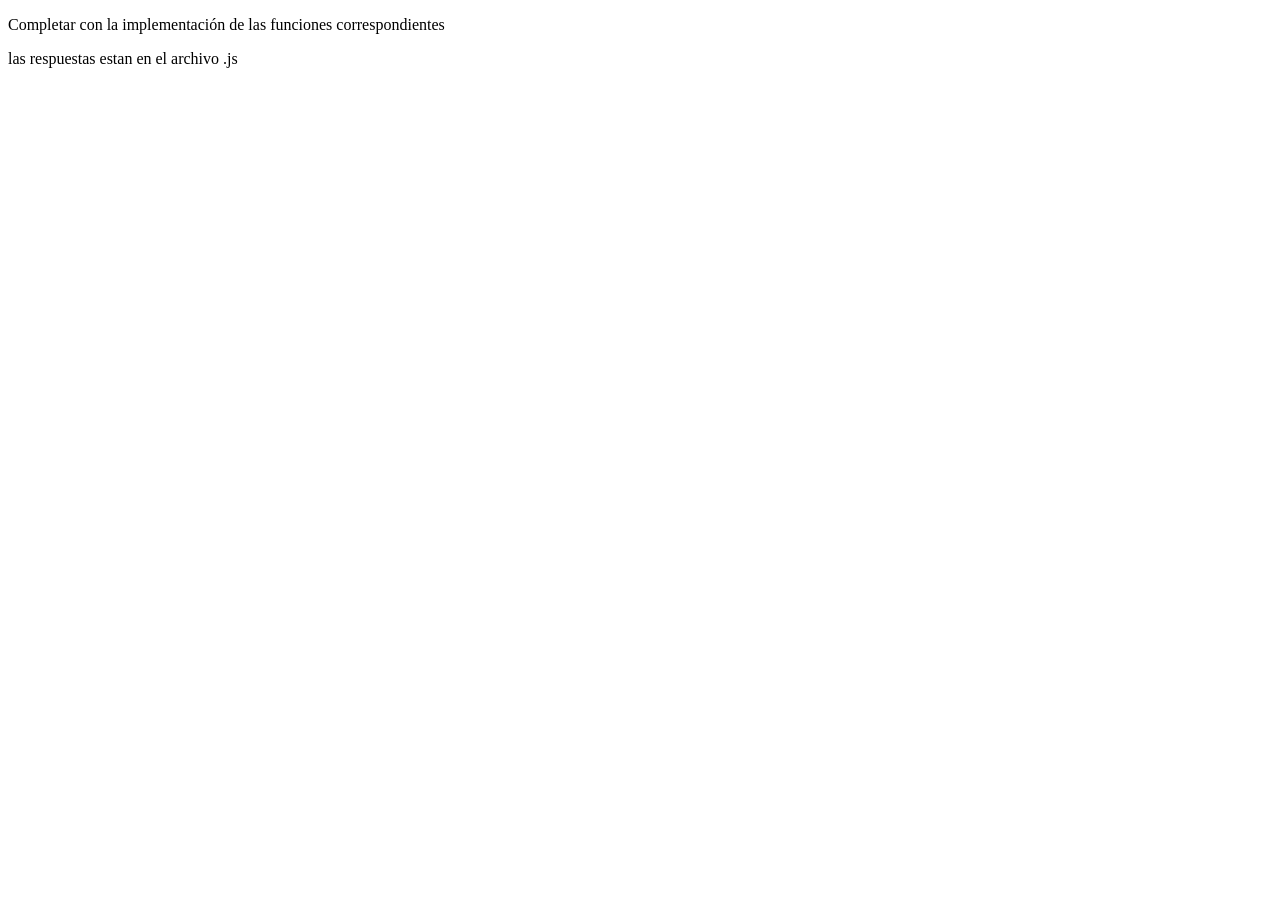
<file: tp-7/index.html>
<!DOCTYPE html>
<html>
<head>
	<meta charset="utf-8">
	<meta name="viewport" content="width=device-width, initial-scale=1">
	<title>TP-7: Funciones en JavaScript</title>
</head>
<body>
    <p>Completar con la implementación de las funciones correspondientes</p>
	<p>las respuestas estan en el archivo .js</p>
	<script src="script.js"></script>
</body>
</html>
</file>
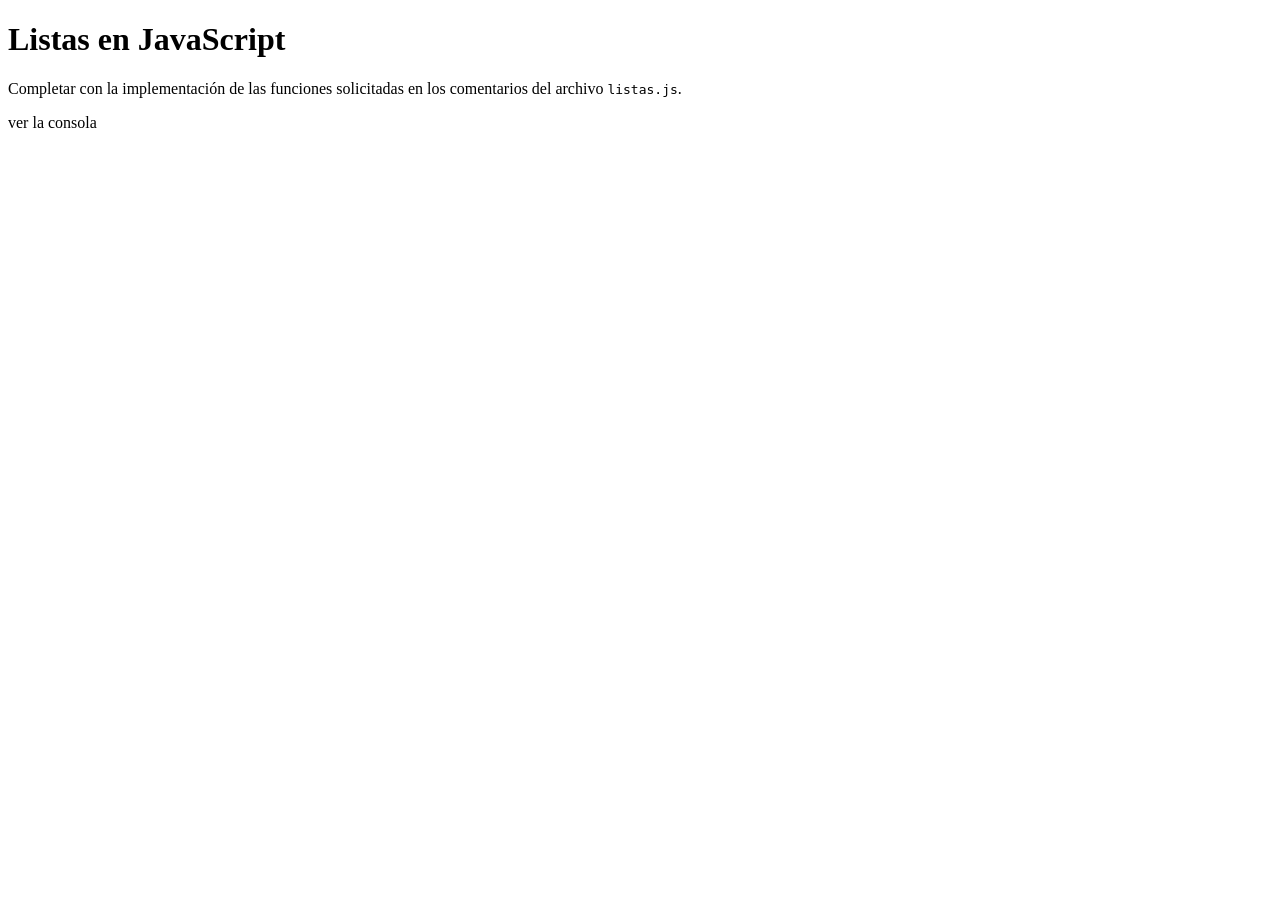
<file: tp-8/index.html>
<!DOCTYPE html>
<html>
<head>
	<meta charset="utf-8">
	<meta name="viewport" content="width=device-width, initial-scale=1">
	<title>Listas en JavaScript</title>
</head>
<body>
    <h1>Listas en JavaScript</h1>
    <p>Completar con la implementación de las funciones solicitadas en los comentarios del archivo <code>listas.js</code>.</p>
    <p>ver la consola</p>
    <script src="listas.js"></script>
</body>
</html>
</file>
<file: tp-15/style.css>
body{
  background-color: white;
}
h1{
  text-align: center;
  font-size: 3em;
  color: white;
  /* background-color: rgb(182, 14, 14);
  margin: 20px 20px; */
  background: radial-gradient(at 75% 15%,#fffb,#0000 35%),
  radial-gradient(at 80% 40%, #0000, #0008),
  linear-gradient(#F93318 0 0) top   /100% calc(50% - 5px),
  linear-gradient(#fff    0 0) bottom/100% calc(50% - 5px)
  #000;
}
#overlay {
  position: fixed;
  top: 0;
  left: 0;
  width: 100%;
  height: 100%;
  background-color: rgba(0, 0, 0, 0.5); /* Fondo gris semi-transparente */
  display: none; /* Inicialmente oculto */
  z-index: 1000; /* Asegura que esté por encima del resto del contenido */
}
.loader{
  height: 60px;
  aspect-ratio: 1;
  position:relative;
  display: none;
}
.contiene-loader{
position: absolute;
top: 50%;
left: 50%;
transform: translate(-50%, -50%);
position: fixed;
z-index: 1001;
}

.loader::before,
.loader::after {
content: "";
position: absolute;
inset: 0;
border-radius: 50%;
transform-origin: bottom;
}

.loader::after {
background: radial-gradient(at 75% 15%,#fffb,#0000 35%),
  radial-gradient(at 80% 40%,#0000,#0008),
  radial-gradient(circle  5px,#fff 94%,#0000),
  radial-gradient(circle 10px,#000 94%,#0000),
  linear-gradient(#F93318 0 0) top   /100% calc(50% - 5px),
  linear-gradient(#fff    0 0) bottom/100% calc(50% - 5px)
  #000;
background-repeat: no-repeat;
animation: l20 1s infinite cubic-bezier(0.5,120,0.5,-120);
}

.loader::before {
background: #ddd;
filter: blur(8px);
transform: scaleY(0.4) translate(-13px, 0px);
}

@keyframes l20 {
30%,70% {
  transform: rotate(0deg)
}

49.99% {
  transform: rotate(0.2deg)
}

50% {
  transform: rotate(-0.2deg)
}
}
</file>
<file: tp-2/style.css>
html{
    background-color: #222;
    color: #ee6;
}

h1,
h1:hover {
    margin: 0 auto; /*para centrar el bloque de texto*/
    width: fit-content; /*ajusta el contenido*/
    text-align: center; 
    color: rgb(230, 24, 24);
}

p{font-family: sans-serif;}

h1, h2, h3{
    color: #eee;
    text-transform: uppercase;
}

strong{
    border-style: solid;
    border-color: white;
    border-width: 0 0 1px 0;
}

.the-force{
    background-color: #444;
    font-weight: bold;
}

.light-side{color: #66f;}

.dark-side{color: #f33;}

#og-trilogy{list-style-type: circle;}

ul:nth-of-type(2){
    padding-left: 6em;
}

ul:nth-of-type(3) li:last-child{
    margin-top: 20px;
}

p:nth-of-type(1)::first-line{
    color: #efe;
}

a:visited{
    color: gray;
}

a:not([href]){
    font-style: italic;
}

li:nth-child(even){
    background-color: #111; 
    width: fit-content;
}

li:nth-child(odd){
    background-color: #333;
    width: fit-content;
}
</file>
<file: tp-3/style.css>
html body h1{
    text-align: center;
}

html body p{
    font-family: serif;
}

#contenedor p#primer-parrafo{
    background-color: #cee;
}

p#primer-parrafo.importante.parrafo em{
    color: #933;
}
/* outline: 1px solid #333 */
body p a[href]{
    outline: 1px solid #333
}

html body p.fuente.parrafo{
    opacity: 100%;
    color: #000 !important;
}

.complicado{
    font-weight: bold;
    color: #c62 !important;
}
</file>
